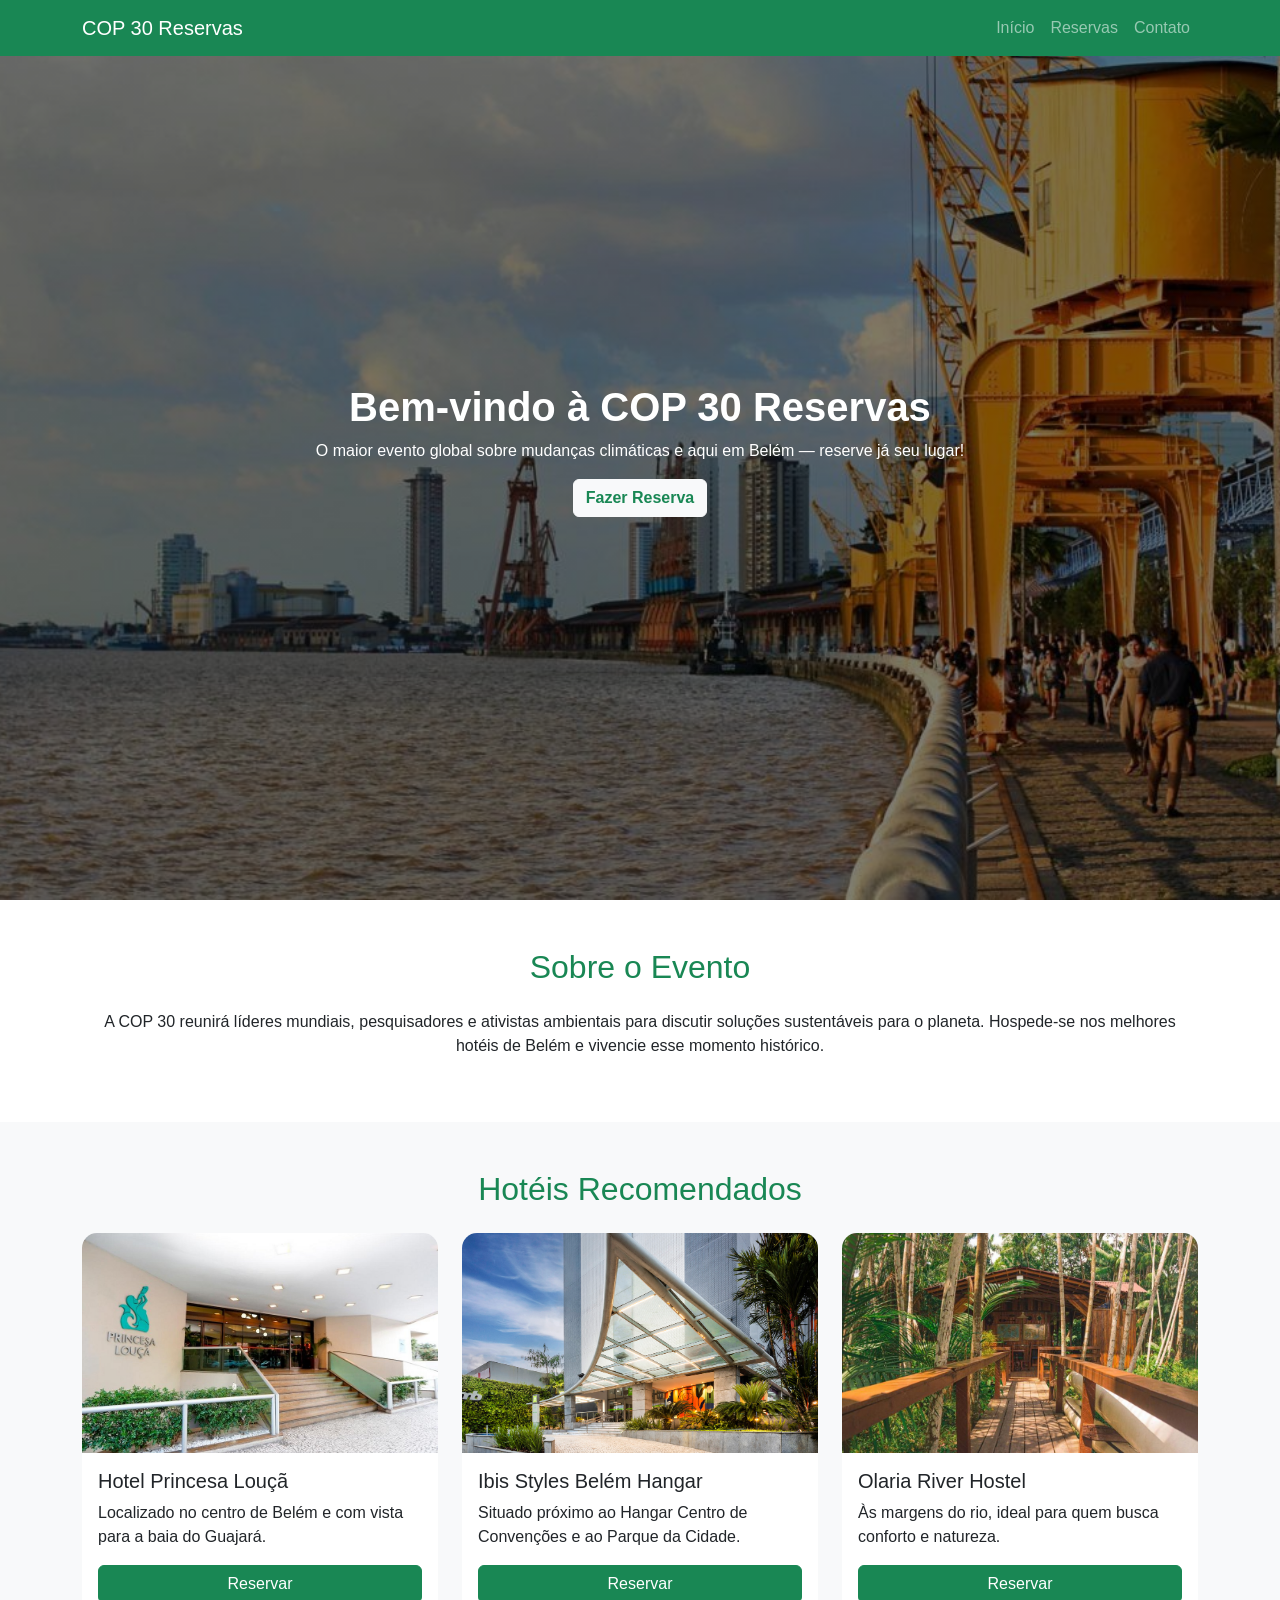
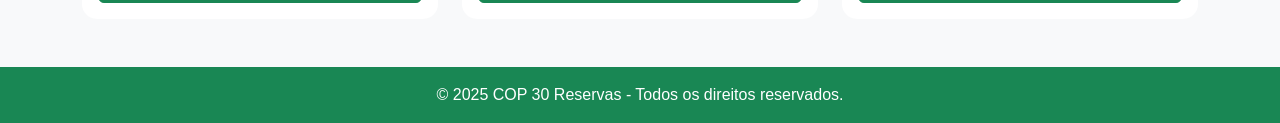
<file: index.html>
<!DOCTYPE html>
<html lang="pt-BR">
<head>
  <meta charset="UTF-8">
  <meta name="viewport" content="width=device-width, initial-scale=1.0">
  <title>COP 30 Reservas</title>
  <link href="https://cdn.jsdelivr.net/npm/bootstrap@5.3.3/dist/css/bootstrap.min.css" rel="stylesheet">
  <link rel="stylesheet" href="style.css">
</head>
<body>

  <nav class="navbar navbar-expand-lg navbar-dark bg-success fixed-top">
    <div class="container">
      <a class="navbar-brand" href="index.html">COP 30 Reservas</a>
      <button class="navbar-toggler" type="button" data-bs-toggle="collapse" data-bs-target="#navbarNav">
        <span class="navbar-toggler-icon"></span>
      </button>
      <div class="collapse navbar-collapse" id="navbarNav">
        <ul class="navbar-nav ms-auto">
          <li class="nav-item"><a class="nav-link" href="index.html">Início</a></li>
          <li class="nav-item"><a class="nav-link" href="reservas.html">Reservas</a></li>
          <li class="nav-item"><a class="nav-link" href="contato.html">Contato</a></li>
        </ul>
      </div>
    </div>
  </nav>

  
  <header class="banner text-white text-center d-flex align-items-center justify-content-center">
    <div>
      <h1 class="fw-bold">Bem-vindo à COP 30 Reservas</h1>
      <p>O maior evento global sobre mudanças climáticas e aqui em Belém — reserve já seu lugar!</p>
      <a href="reservas.html" class="btn btn-light text-success fw-bold">Fazer Reserva</a>
    </div>
  </header>

  <section class="py-5 text-center">
    <div class="container">
      <h2 class="text-success mb-4">Sobre o Evento</h2>
      <p>A COP 30 reunirá líderes mundiais, pesquisadores e ativistas ambientais para discutir soluções sustentáveis para o planeta. Hospede-se nos melhores hotéis de Belém e vivencie esse momento histórico.</p>
    </div>
  </section>

  <section class="py-5 bg-light">
    <div class="container">
      <h2 class="text-center text-success mb-4">Hotéis Recomendados</h2>
      <div class="row g-4">
        <div class="col-md-4 d-flex">
          <div class="card hotel-card h-100 d-flex flex-column">
            <img src="imagem/entrada-do-hotel princesa louça.jpg" class="card-img-top" alt="Hotel 1">
            <div class="card-body d-flex flex-column">
              <h5 class="card-title">Hotel Princesa Louçã</h5>
              <p class="card-text flex-grow-1">Localizado no centro de Belém e com vista para a baia do Guajará.</p>
              <a href="reservas.html" class="btn btn-success mt-auto">Reservar</a>
            </div>
          </div>
        </div>
        <div class="col-md-4 d-flex">
          <div class="card hotel-card h-100 d-flex flex-column">
            <img src="imagem/ibis hangar.jpg" class="card-img-top" alt="Hotel 2">
            <div class="card-body d-flex flex-column">
              <h5 class="card-title">Ibis Styles Belém Hangar</h5>
              <p class="card-text flex-grow-1">Situado próximo ao Hangar Centro de Convenções e ao Parque da Cidade.</p>
              <a href="reservas.html" class="btn btn-success mt-auto">Reservar</a>
            </div>
          </div>
        </div>
        <div class="col-md-4 d-flex">
          <div class="card hotel-card h-100 d-flex flex-column">
            <img src="imagem/olaria river hostel.jpg" class="card-img-top" alt="Hotel 3">
            <div class="card-body d-flex flex-column">
              <h5 class="card-title">Olaria River Hostel</h5>
              <p class="card-text flex-grow-1">Às margens do rio, ideal para quem busca conforto e natureza.</p>
              <a href="reservas.html" class="btn btn-success mt-auto">Reservar</a>
            </div>
          </div>
        </div>
      </div>
    </div>
  </section>

  <footer class="bg-success text-white text-center py-3">
    &copy; 2025 COP 30 Reservas - Todos os direitos reservados.
  </footer>
  <script src="https://cdn.jsdelivr.net/npm/bootstrap@5.3.3/dist/js/bootstrap.bundle.min.js"></script>
</body>
</html>
</file>
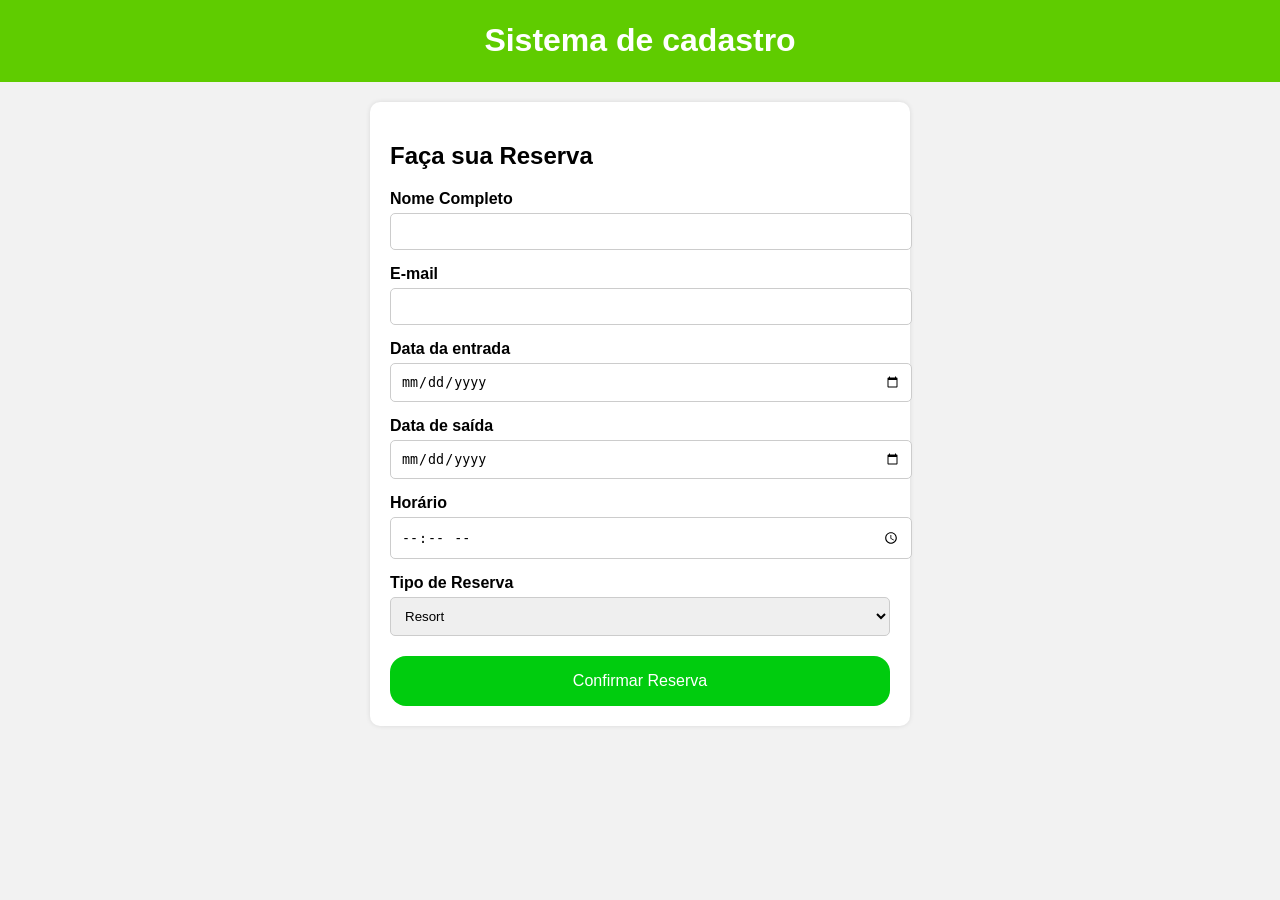
<file: cadastro.html>
<!DOCTYPE html>
<html lang="pt-BR">
<head>
  <meta charset="UTF-8" />
  <meta name="viewport" content="width=device-width, initial-scale=1.0" />
  <title>sistema de cadastro</title>
  <style>
    body {
      font-family: Arial;
      margin: 0;
      padding: 0;
      background: #f2f2f2;
    }
    header {
      background: #5fcc00;
      color: #ffffff;
      padding: 1px;
      text-align: center;
    }
    .container {
      max-width: 500px;
      margin: 20px auto;
      background: #fff;
      padding: 20px;
      border-radius: 10px;
      box-shadow: 0 0 5px rgba(0, 0, 0, 0.1);
    }
    label {
      display: block;
      margin-top: 15px;
      font-weight: bold;
    }
    input, select {
      width: 100%;
      padding: 10px;
      margin-top: 5px;
      border: 1px solid #cccccc;
      border-radius: 5px;
    }
    button {
      margin-top: 20px;
      width: 100%;
      padding: 16px;
      border: none;
      border-radius: 16px;
      background: #00cc0e;
      color: rgb(255, 255, 255);
      font-size: 16px;
      cursor: pointer;
    }
    button:hover {
      background: #39443f;
    }
  </style>
</head>
<body>
  <header>
    <h1>Sistema de cadastro</h1>
  </header>

  <div class="container">
    <h2>Faça sua Reserva</h2>
    <form action="confirmacao.html">
      <label for="nome">Nome Completo</label>
      <input type="text" id="nome" required />

      <label for="email">E-mail</label>
      <input type="email" id="email" required />

      <label for="data">Data da entrada</label>
      <input type="date" id="data" required />

      <label for="data">Data de saída</label>
      <input type="date" id="data" required />


      <label for="hora">Horário</label>
      <input type="time" id="hora" required />

      <label for="tipo">Tipo de Reserva</label>
      <select id="tipo" required>
        <option value="resort">Resort</option>
        <option value="pousada">Pousada</option>
        <option value="hotel">Hotel</option>
      </select>

      <button type="submit">Confirmar Reserva </button>
    </form>
  </div>
</body>
</html>
</file>
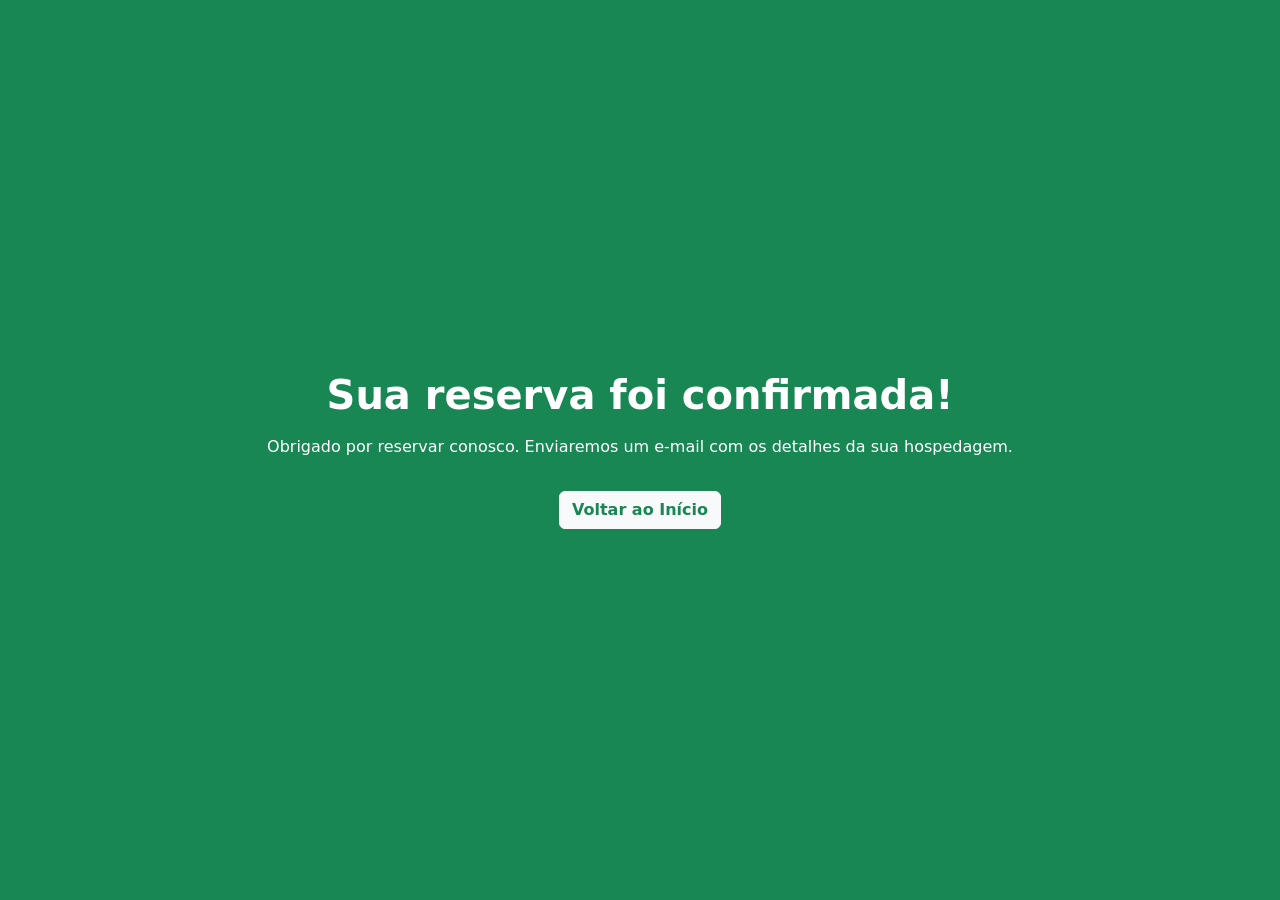
<file: confirmacao.html>
<!DOCTYPE html>
<html lang="pt-BR">
<head>
  <meta charset="UTF-8">
  <meta name="viewport" content="width=device-width, initial-scale=1.0">
  <title>Confirmação - COP 30</title>
  <link href="https://cdn.jsdelivr.net/npm/bootstrap@5.3.3/dist/css/bootstrap.min.css" rel="stylesheet">
</head>
<body class="d-flex align-items-center justify-content-center vh-100 bg-success text-white text-center">
  <div>
    <h1 class="fw-bold mb-3">Sua reserva foi confirmada!</h1>
    <p>Obrigado por reservar conosco. Enviaremos um e-mail com os detalhes da sua hospedagem.</p>
    <a href="index.html" class="btn btn-light text-success fw-bold mt-3">Voltar ao Início</a>
  </div>
</body>
</html>
</file>
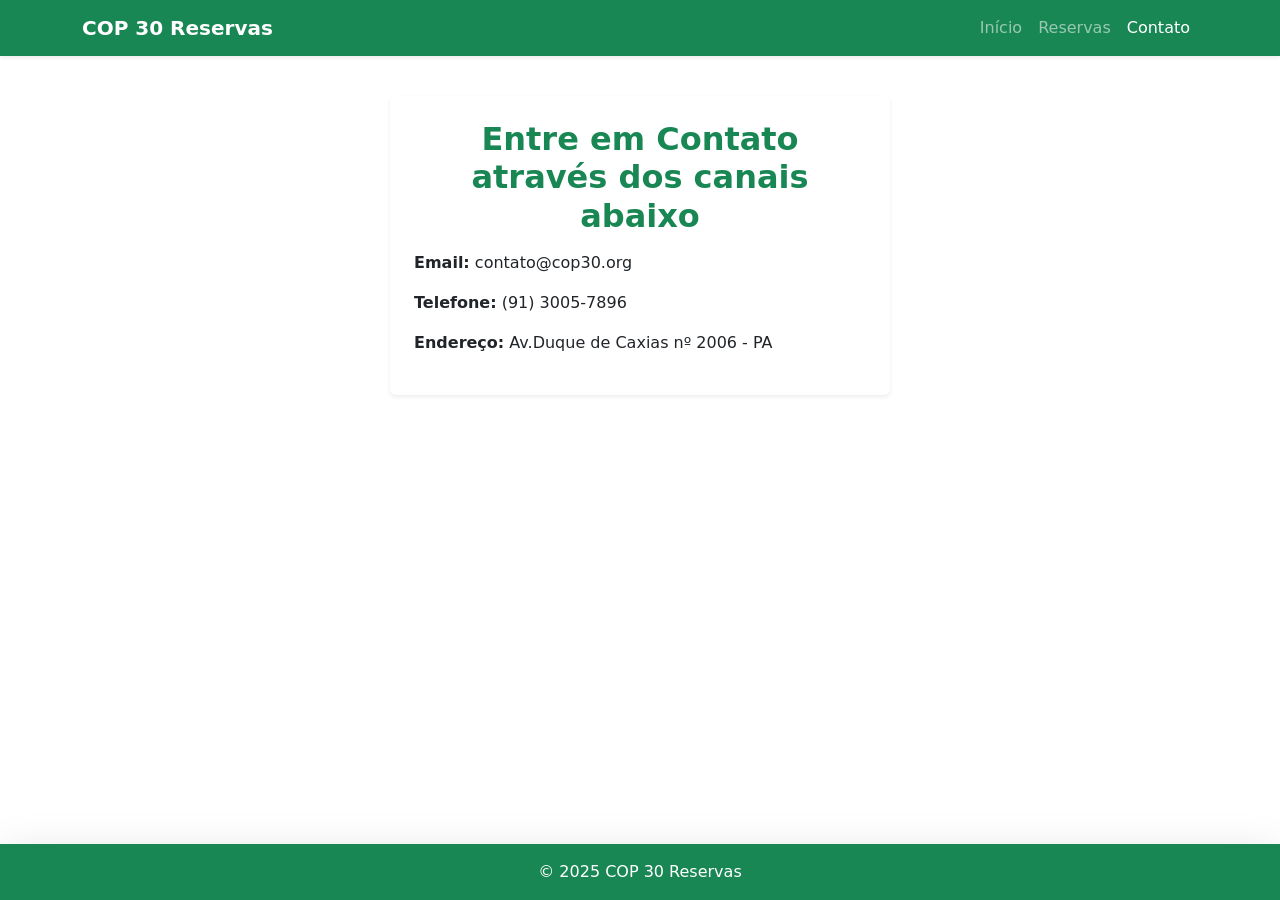
<file: contato.html>
<!DOCTYPE html>
<html lang="pt-BR">
<head>
  <meta charset="UTF-8">
  <meta name="viewport" content="width=device-width, initial-scale=1.0">
  <title>Contato COP 30</title>

  <link href="https://cdn.jsdelivr.net/npm/bootstrap@5.3.3/dist/css/bootstrap.min.css" rel="stylesheet">
  <style>
  body {
    min-height: 100vh;
    display: flex;
    flex-direction: column;
  }

  footer {
    margin-top: auto;
  }
  </style>
</head>

<body>
  
  <nav class="navbar navbar-expand-lg navbar-dark bg-success fixed-top shadow-sm">
    <div class="container">
      <a class="navbar-brand fw-bold" href="index.html">COP 30 Reservas</a>
        <button class="navbar-toggler" type="button" data-bs-toggle="collapse" data-bs-target="#navbarNav">
          <span class="navbar-toggler-icon"></span>
        </button>
          <div class="collapse navbar-collapse" id="navbarNav">
          <ul class="navbar-nav ms-auto">
          <li class="nav-item"><a class="nav-link" href="index.html">Início</a></li>
          <li class="nav-item"><a class="nav-link" href="reservas.html">Reservas</a></li>
          <li class="nav-item"><a class="nav-link active" href="#">Contato</a></li>
          </ul>
      </div>
    </div>
  </nav>

 
  <section class="py-5 mt-5">
    <div class="container d-flex justify-content-center">
      <div class="card p-4 shadow-sm border-0" style="max-width: 500px; width: 100%;">
        <h2 class="text-success mb-3 fw-bold text-center">Entre em Contato através dos canais abaixo</h2>

        <p><strong>Email:</strong> contato@cop30.org</p>
        <p><strong>Telefone:</strong> (91) 3005-7896</p>
        <p><strong>Endereço:</strong> Av.Duque de Caxias nº 2006 - PA</p>
      </div>
    </div>
  </section>

  <footer class="bg-success text-white text-center py-3 shadow-lg">
    &copy; 2025 COP 30 Reservas
  </footer>

  <script src="https://cdn.jsdelivr.net/npm/bootstrap@5.3.3/dist/js/bootstrap.bundle.min.js"></script>
</body>
</html>
</file>
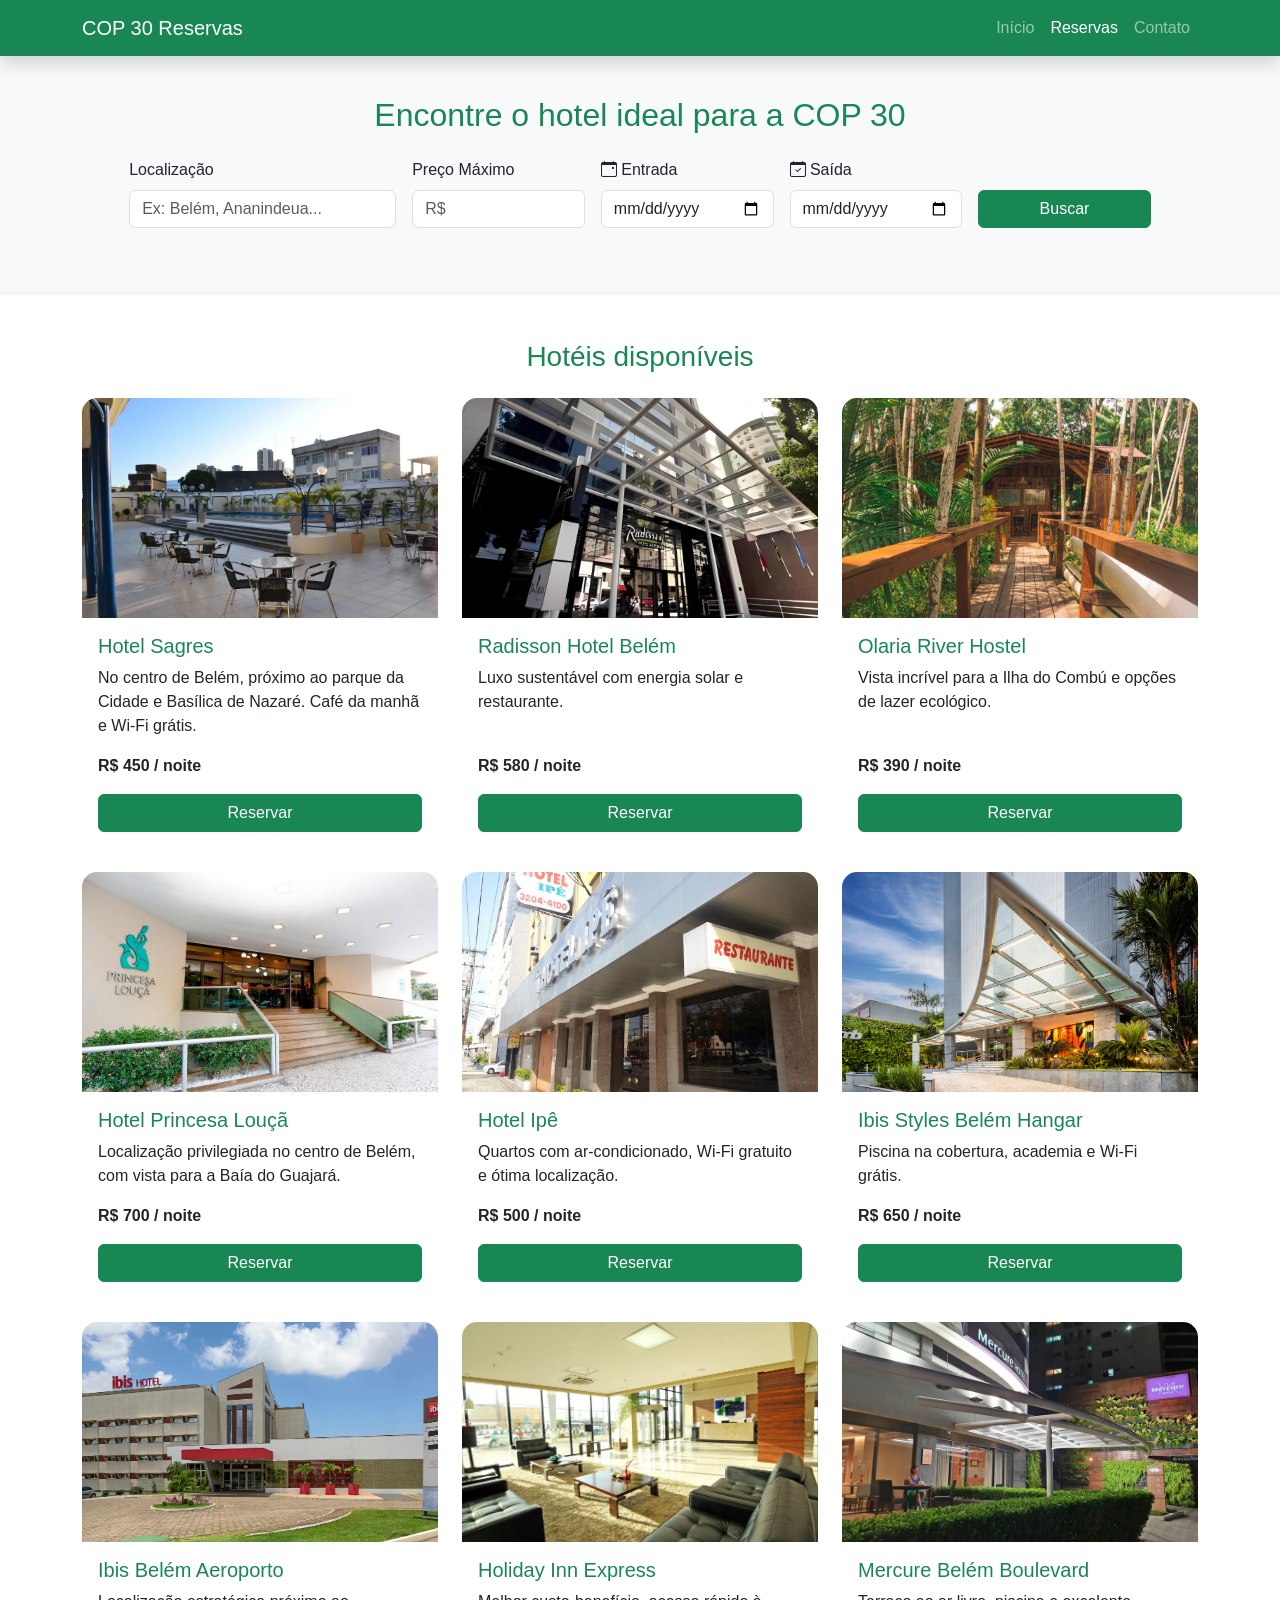
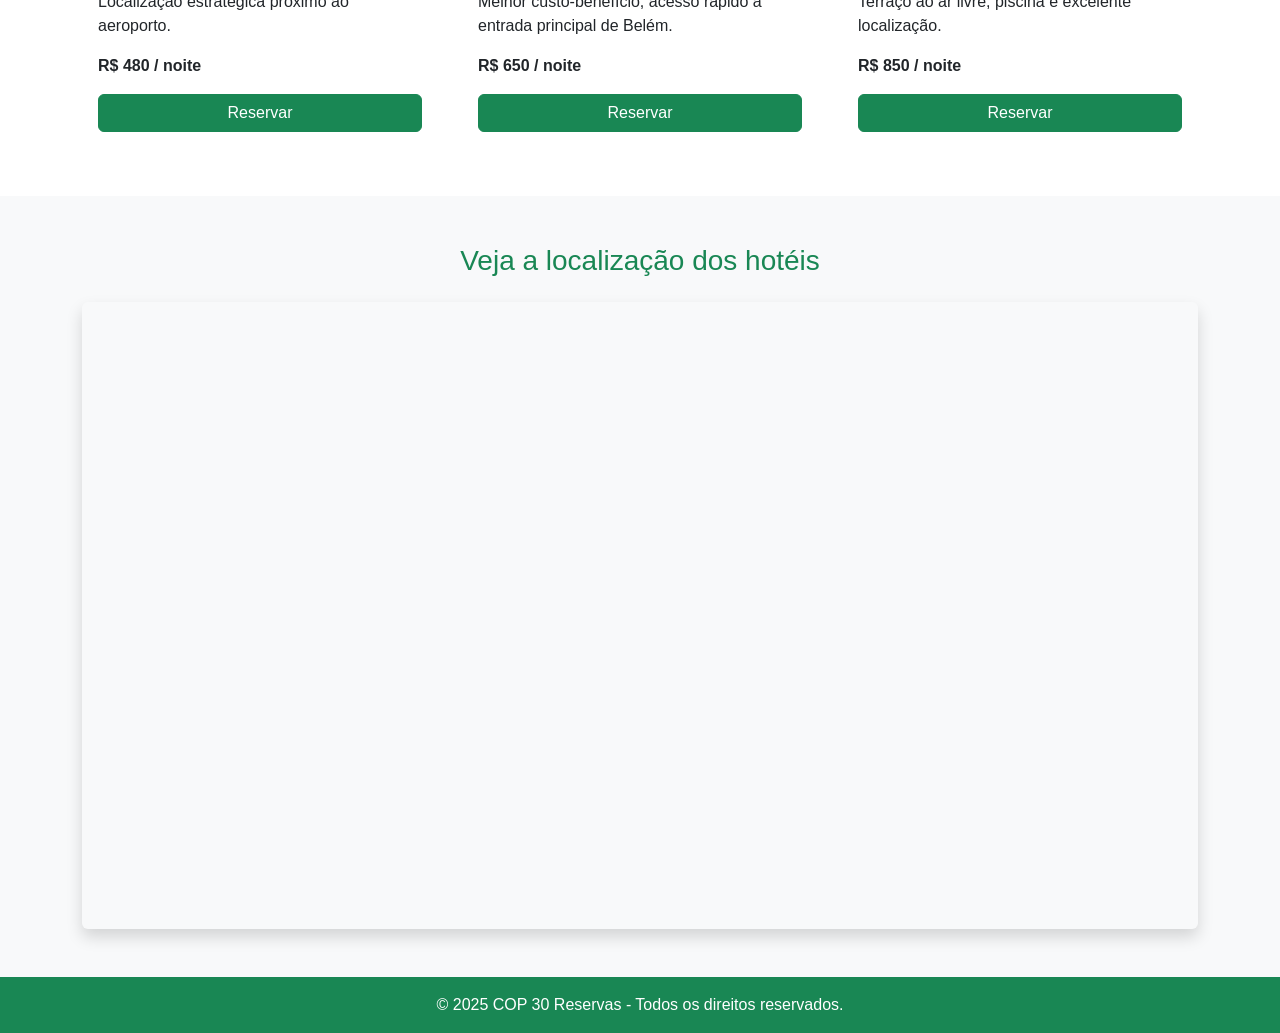
<file: reservas.html>
<!DOCTYPE html>
<html lang="pt-BR">
<head>
  <meta charset="UTF-8">
  <meta name="viewport" content="width=device-width, initial-scale=1.0">
  <title>Reservas - COP 30</title>

  <link href="https://cdn.jsdelivr.net/npm/bootstrap@5.3.3/dist/css/bootstrap.min.css" rel="stylesheet">
  <link rel="stylesheet" href="style.css">
  <link rel="stylesheet" href="https://cdn.jsdelivr.net/npm/bootstrap-icons@1.11.3/font/bootstrap-icons.css">
</head>
<body>
<nav class="navbar navbar-expand-lg navbar-dark bg-success fixed-top shadow">
  <div class="container">
    <a class="navbar-brand" href="index.html">COP 30 Reservas</a>
    <div class="collapse navbar-collapse">
      <ul class="navbar-nav ms-auto">
        <li class="nav-item"><a class="nav-link" href="index.html">Início</a></li>
        <li class="nav-item"><a class="nav-link active" href="#">Reservas</a></li>
        <li class="nav-item"><a class="nav-link" href="contato.html">Contato</a></li>
      </ul>
    </div>
  </div>
</nav>
<section class="mt-5 py-5 bg-light shadow-sm">
  <div class="container">
    <h2 class="text-success text-center mb-4">Encontre o hotel ideal para a COP 30</h2>

    <form id="buscarForm" class="row g-3 justify-content-center">
      <div class="col-md-3">
        <label class="form-label">Localização</label>
        <input type="text" id="buscarLocal" class="form-control" placeholder="Ex: Belém, Ananindeua...">
      </div>

      <div class="col-md-2">
        <label class="form-label">Preço Máximo</label>
        <input type="number" id="buscarPreco" class="form-control" placeholder="R$">
      </div>

      <div class="col-md-2">
        <label class="form-label"><i class="bi bi-calendar-event"></i> Entrada</label>
        <input type="date" class="form-control">
      </div>

      <div class="col-md-2">
        <label class="form-label"><i class="bi bi-calendar-check"></i> Saída</label>
        <input type="date" class="form-control">
      </div>

      <div class="col-md-2 d-flex align-items-end">
        <button type="submit" class="btn btn-success w-100">Buscar</button>
      </div>
    </form>
    <div id="contador" class="text-center mt-3 text-success fw-bold"></div>
  </div>
</section>
<section class="py-5">
  <div class="container">
    <h3 class="text-center text-success mb-4">Hotéis disponíveis</h3>
    <div class="row g-4">
      <div class="col-md-4 d-flex">
        <div class="card hotel-card" data-local="Belém" data-preco="450">
          <img src="imagem/64fcfe399c701942391c8a8c4aa5969b-1920w.webp" class="card-img-top" alt="Hotel 1">
          <div class="card-body d-flex flex-column">
            <h5 class="card-title text-success">Hotel Sagres</h5>
            <p class="card-text flex-grow-1">
              No centro de Belém, próximo ao parque da Cidade e Basílica de Nazaré. Café da manhã e Wi-Fi grátis.
            </p>
            <p class="fw-bold">R$ 450 / noite</p>
            <a href="cadastro.html" class="btn btn-success w-100">Reservar</a>
          </div>
        </div>
      </div>
      <div class="col-md-4 d-flex">
        <div class="card hotel-card" data-local="Belém" data-preco="580">
          <img src="imagem/radissson hotel belem.jpeg" class="card-img-top" alt="Hotel 2">
          <div class="card-body d-flex flex-column">
            <h5 class="card-title text-success">Radisson Hotel Belém</h5>
            <p class="card-text flex-grow-1">Luxo sustentável com energia solar e restaurante.</p>
            <p class="fw-bold">R$ 580 / noite</p>
            <a href="cadastro.html" class="btn btn-success w-100">Reservar</a>
          </div>
        </div>
      </div>
      <div class="col-md-4 d-flex">
        <div class="card hotel-card" data-local="Ilha da Combú" data-preco="390">
          <img src="imagem/olaria river hostel.jpg" class="card-img-top" alt="Hotel 3">
          <div class="card-body d-flex flex-column">
            <h5 class="card-title text-success">Olaria River Hostel</h5>
            <p class="card-text flex-grow-1">
              Vista incrível para a Ilha do Combú e opções de lazer ecológico.
            </p>
            <p class="fw-bold">R$ 390 / noite</p>
            <a href="cadastro.html" class="btn btn-success w-100">Reservar</a>
          </div>
        </div>
      </div>
      <div class="col-md-4 d-flex">
        <div class="card hotel-card" data-local="Belém" data-preco="700">
          <img src="imagem/entrada-do-hotel princesa louça.jpg" class="card-img-top" alt="Hotel 4">
          <div class="card-body d-flex flex-column">
            <h5 class="card-title text-success">Hotel Princesa Louçã</h5>
            <p class="card-text flex-grow-1">
              Localização privilegiada no centro de Belém, com vista para a Baía do Guajará.
            </p>
            <p class="fw-bold">R$ 700 / noite</p>
            <a href="cadastro.html" class="btn btn-success w-100">Reservar</a>
          </div>
        </div>
      </div>
      <div class="col-md-4 d-flex">
        <div class="card hotel-card" data-local="Belém" data-preco="500">
          <img src="imagem/hotel-ipe.jpg" class="card-img-top" alt="Hotel 5">
          <div class="card-body d-flex flex-column">
            <h5 class="card-title text-success">Hotel Ipê</h5>
            <p class="card-text flex-grow-1">
              Quartos com ar-condicionado, Wi-Fi gratuito e ótima localização.
            </p>
            <p class="fw-bold">R$ 500 / noite</p>
            <a href="cadastro.html" class="btn btn-success w-100">Reservar</a>
          </div>
        </div>
      </div>
      <div class="col-md-4 d-flex">
        <div class="card hotel-card" data-local="Belém" data-preco="650">
          <img src="imagem/ibis hangar.jpg" class="card-img-top" alt="Hotel 6">
          <div class="card-body d-flex flex-column">
            <h5 class="card-title text-success">Ibis Styles Belém Hangar</h5>
            <p class="card-text flex-grow-1">Piscina na cobertura, academia e Wi-Fi grátis.</p>
            <p class="fw-bold">R$ 650 / noite</p>
            <a href="cadastro.html" class="btn btn-success w-100">Reservar</a>
          </div>
        </div>
      </div>
      <div class="col-md-4 d-flex">
        <div class="card hotel-card" data-local="Belém" data-preco="480">
          <img src="imagem/ibis aeroporto.jpg" class="card-img-top" alt="Hotel 7">
          <div class="card-body d-flex flex-column">
            <h5 class="card-title text-success">Ibis Belém Aeroporto</h5>
            <p class="card-text flex-grow-1">Localização estratégica próximo ao aeroporto.</p>
            <p class="fw-bold">R$ 480 / noite</p>
            <a href="cadastro.html" class="btn btn-success w-100">Reservar</a>
          </div>
        </div>
      </div>
      <div class="col-md-4 d-flex">
        <div class="card hotel-card" data-local="Ananindeua" data-preco="650">
          <img src="imagem/express hotel belem ananindeua.jpg" class="card-img-top" alt="Hotel 8">
          <div class="card-body d-flex flex-column">
            <h5 class="card-title text-success">Holiday Inn Express</h5>
            <p class="card-text flex-grow-1">
              Melhor custo-benefício, acesso rápido à entrada principal de Belém.
            </p>
            <p class="fw-bold">R$ 650 / noite</p>
            <a href="cadastro.html" class="btn btn-success w-100">Reservar</a>
          </div>
        </div>
      </div>
      <div class="col-md-4 d-flex">
        <div class="card hotel-card" data-local="Belém" data-preco="850">
          <img src="imagem/mercure boulevard belem.jpg" class="card-img-top" alt="Hotel 9">
          <div class="card-body d-flex flex-column">
            <h5 class="card-title text-success">Mercure Belém Boulevard</h5>
            <p class="card-text flex-grow-1">
              Terraço ao ar livre, piscina e excelente localização.
            </p>
            <p class="fw-bold">R$ 850 / noite</p>
            <a href="cadastro.html" class="btn btn-success w-100">Reservar</a>
          </div>
        </div>
      </div>
    </div>
  </div>
</section>

<section class="py-5 bg-light">
  <div class="container">
    <h3 class="text-center text-success mb-4">Veja a localização dos hotéis</h3>

    <div class="ratio ratio-16x9 shadow rounded">
      <iframe
        src="https://www.google.com/maps/embed?pb=!1m18!1m12!1m3!1d63600.28721009831!2d-48.5245783!3d-1.4557546!2m3!1f0!2f0!3f0!3m2!1i1024!2i768!4f13.1!3m3!1m2!1s0x92a48f54848a2747%3A0xa1b232f5ed3b9b3!2sBel%C3%A9m%2C%20PA!5e0!3m2!1spt-BR!2sbr!4v1697050110514!5m2!1spt-BR!2sbr"
        style="border:0;" allowfullscreen="" loading="lazy">
      </iframe>
    </div>

  </div>
</section>

<footer class="bg-success text-white text-center py-3">
  &copy; 2025 COP 30 Reservas - Todos os direitos reservados.
</footer>

<script src="https://cdn.jsdelivr.net/npm/bootstrap@5.3.3/dist/js/bootstrap.bundle.min.js"></script>
<script src="script.js"></script>
</body>
</html>
</file>
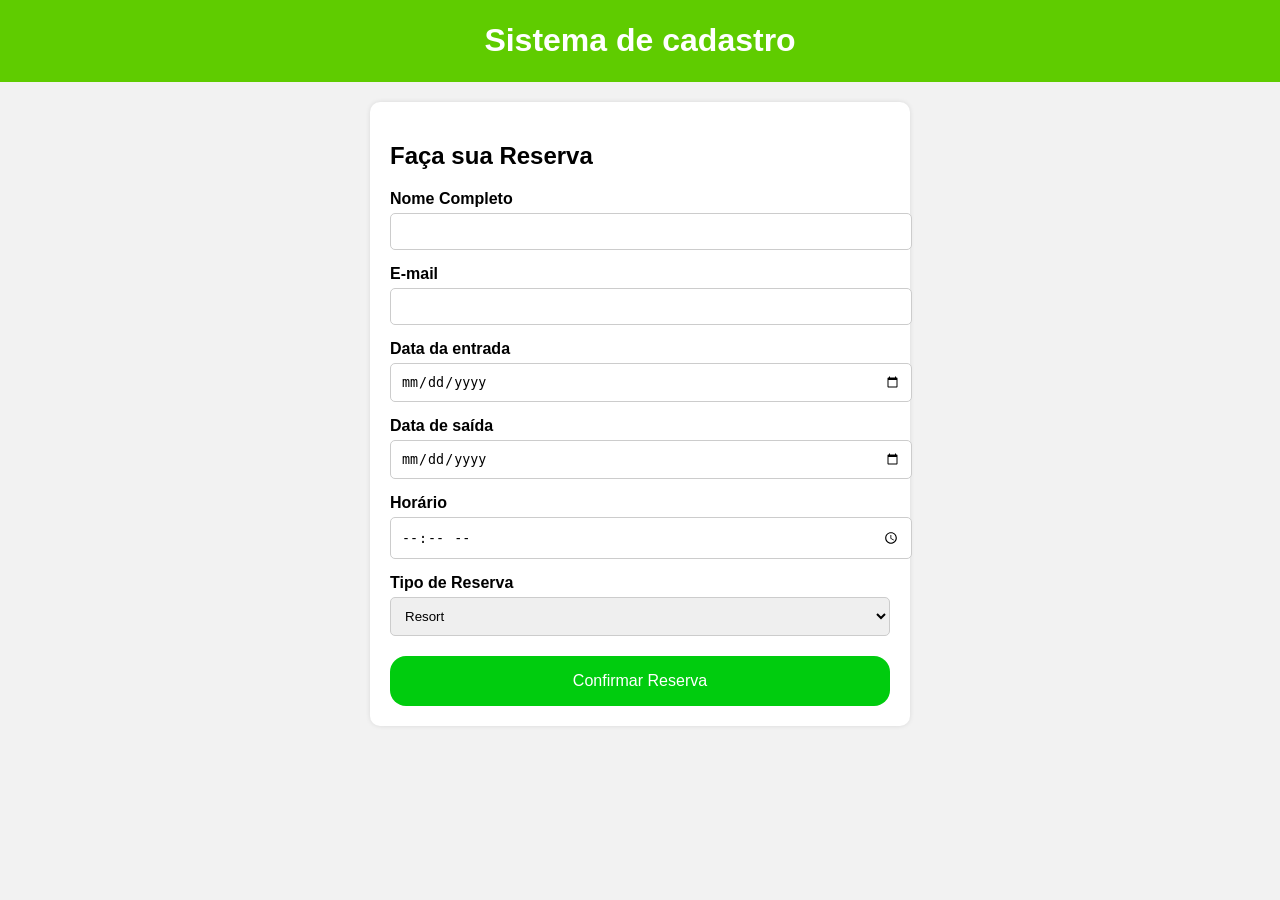
<file: imagem/cadastro.html>
<!DOCTYPE html>
<html lang="pt-BR">
<head>
  <meta charset="UTF-8" />
  <meta name="viewport" content="width=device-width, initial-scale=1.0" />
  <title>sistema de cadastro</title>
  <style>
    body {
      font-family: Arial;
      margin: 0;
      padding: 0;
      background: #f2f2f2;
    }
    header {
      background: #5fcc00;
      color: #ffffff;
      padding: 1px;
      text-align: center;
    }
    .container {
      max-width: 500px;
      margin: 20px auto;
      background: #fff;
      padding: 20px;
      border-radius: 10px;
      box-shadow: 0 0 5px rgba(0, 0, 0, 0.1);
    }
    label {
      display: block;
      margin-top: 15px;
      font-weight: bold;
    }
    input, select {
      width: 100%;
      padding: 10px;
      margin-top: 5px;
      border: 1px solid #cccccc;
      border-radius: 5px;
    }
    button {
      margin-top: 20px;
      width: 100%;
      padding: 16px;
      border: none;
      border-radius: 16px;
      background: #00cc0e;
      color: rgb(255, 255, 255);
      font-size: 16px;
      cursor: pointer;
    }
    button:hover {
      background: #39443f;
    }
  </style>
</head>
<body>
  <header>
    <h1>Sistema de cadastro</h1>
  </header>

  <div class="container">
    <h2>Faça sua Reserva</h2>
    <form>
      <label for="nome">Nome Completo</label>
      <input type="text" id="nome" required />

      <label for="email">E-mail</label>
      <input type="email" id="email" required />

      <label for="data">Data da entrada</label>
      <input type="date" id="data" required />

      <label for="data">Data de saída</label>
      <input type="date" id="data" required />


      <label for="hora">Horário</label>
      <input type="time" id="hora" required />

      <label for="tipo">Tipo de Reserva</label>
      <select id="tipo" required>
        <option value="resort">Resort</option>
        <option value="pousada">Pousada</option>
        <option value="hotel">Hotel</option>
      </select>

      <button type="submit">Confirmar Reserva</button>
    </form>
  </div>
</body>
</html>
</file>
<file: style.css>
body {
  font-family: 'Poppins', sans-serif;
  scroll-behavior: smooth;
}

.banner {
  height: 100vh;
  background: linear-gradient(rgba(0,0,0,0.5), rgba(0,0,0,0.5)),
              url('imagem/doca.jpg') center/cover no-repeat;
}

form input, form button {
  border-radius: 8px;
}


.hotel-card {
  transition: transform 0.3s ease, box-shadow 0.3s ease;
  border: none;
  border-radius: 15px;
}

.hotel-card:hover {
  transform: translateY(-8px);
  box-shadow: 0 6px 20px rgba(0,0,0,0.15);
}


.hotel-card img {
  border-top-left-radius: 15px;
  border-top-right-radius: 15px;
  height: 220px;
  object-fit: cover;
}

@media (max-width: 768px) {
  .hotel-card img {
    height: 180px;
  }
}

.ratio {
  border-radius: 15px;
  overflow: hidden;
}
</file>
